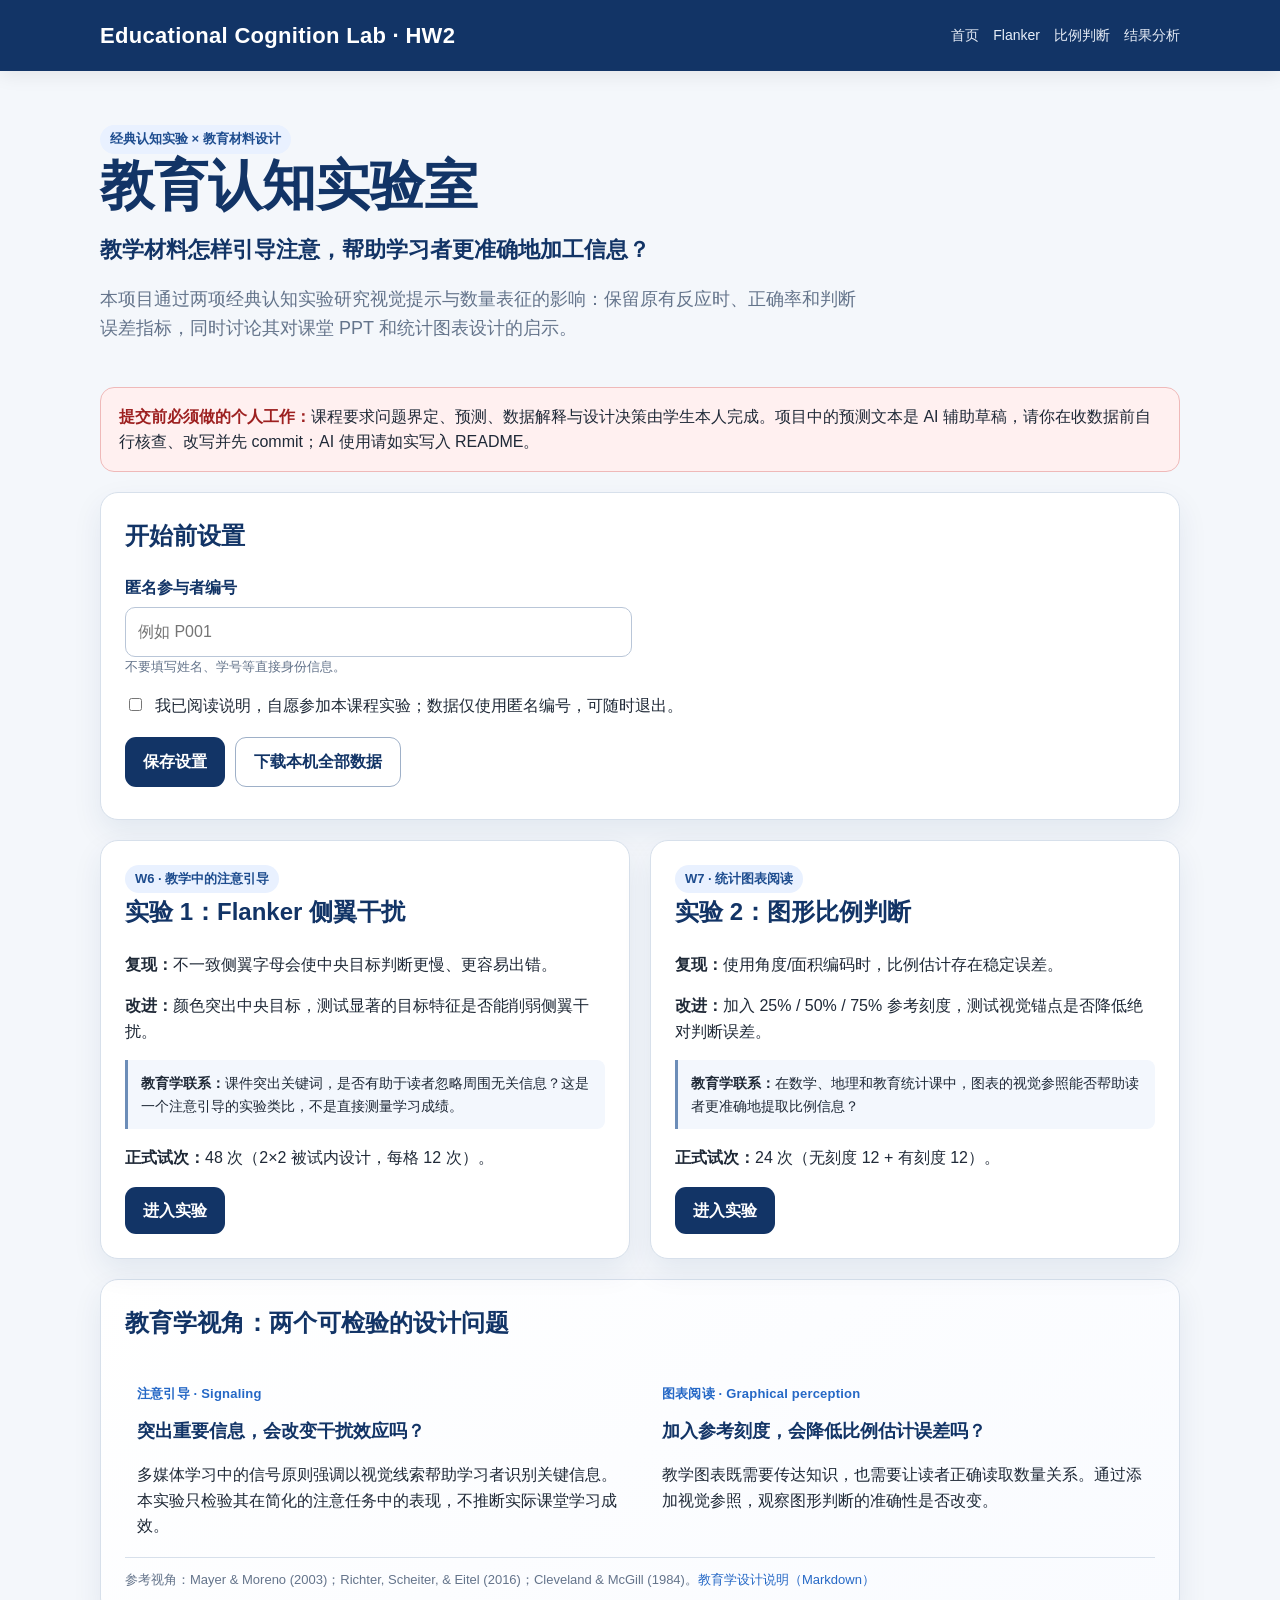
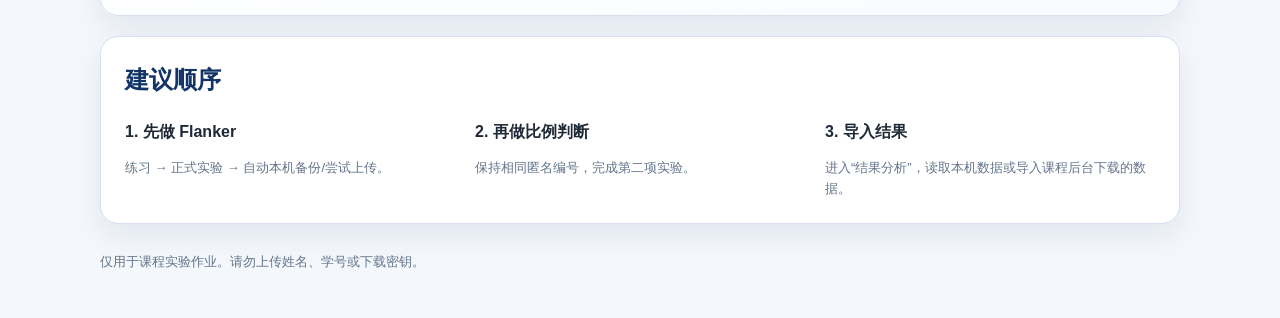
<file: attention_lab_hw2_WangXinyi/index.html>
<!doctype html>
<html lang="zh-CN"><head><meta charset="utf-8"><meta name="viewport" content="width=device-width,initial-scale=1"><title>教育认知实验室｜注意实验作业二</title><link rel="stylesheet" href="css/style.css"></head>
<body><header class="site-header"><div class="container header-inner"><div class="brand">Educational Cognition Lab · HW2</div><nav class="nav"><a href="index.html">首页</a><a href="flanker.html">Flanker</a><a href="graphical.html">比例判断</a><a href="analysis.html">结果分析</a></nav></div></header>
<main><section class="hero"><div class="container"><span class="badge">经典认知实验 × 教育材料设计</span><h1>教育认知实验室</h1><p class="hero-lead">教学材料怎样引导注意，帮助学习者更准确地加工信息？</p><p>本项目通过两项经典认知实验研究视觉提示与数量表征的影响：保留原有反应时、正确率和判断误差指标，同时讨论其对课堂 PPT 和统计图表设计的启示。</p></div></section>
<section class="container"><div class="notice warning"><strong>提交前必须做的个人工作：</strong>课程要求问题界定、预测、数据解释与设计决策由学生本人完成。项目中的预测文本是 AI 辅助草稿，请你在收数据前自行核查、改写并先 commit；AI 使用请如实写入 README。</div>
<div class="card" style="margin-top:20px"><h2>开始前设置</h2><div class="form-row"><div class="field"><label for="participant">匿名参与者编号</label><input id="participant" type="text" placeholder="例如 P001" autocomplete="off"><div class="small">不要填写姓名、学号等直接身份信息。</div></div><div class="field"><label for="projectCode">课程 6 位项目码（由项目创建者配置）</label><input id="projectCode" type="text" maxlength="12" placeholder="在 /hw2 创建项目后填写"><div class="small">公开部署前应在 js/config.js 写入项目码；有配置后被试无需填写。下载密钥不要写进代码。</div></div></div>
<label class="checkbox"><input id="consent" type="checkbox"><span>我已阅读说明，自愿参加本课程实验；数据仅使用匿名编号，可随时退出。</span></label><div class="actions"><button class="btn" id="saveSetup">保存设置</button><button class="btn outline" id="downloadLocal">下载本机全部数据</button></div><div id="setupStatus" class="status"></div></div>
<div class="grid" style="margin-top:20px"><div class="card"><span class="badge">W6 · 教学中的注意引导</span><h2>实验 1：Flanker 侧翼干扰</h2><p><strong>复现：</strong>不一致侧翼字母会使中央目标判断更慢、更容易出错。</p><p><strong>改进：</strong>颜色突出中央目标，测试显著的目标特征是否能削弱侧翼干扰。</p><p class="education-hint"><strong>教育学联系：</strong>课件突出关键词，是否有助于读者忽略周围无关信息？这是一个注意引导的实验类比，不是直接测量学习成绩。</p><p><strong>正式试次：</strong>48 次（2×2 被试内设计，每格 12 次）。</p><a class="btn" href="flanker.html">进入实验</a></div><div class="card"><span class="badge">W7 · 统计图表阅读</span><h2>实验 2：图形比例判断</h2><p><strong>复现：</strong>使用角度/面积编码时，比例估计存在稳定误差。</p><p><strong>改进：</strong>加入 25% / 50% / 75% 参考刻度，测试视觉锚点是否降低绝对判断误差。</p><p class="education-hint"><strong>教育学联系：</strong>在数学、地理和教育统计课中，图表的视觉参照能否帮助读者更准确地提取比例信息？</p><p><strong>正式试次：</strong>24 次（无刻度 12 + 有刻度 12）。</p><a class="btn" href="graphical.html">进入实验</a></div></div>
<section class="card theory-card" style="margin-top:20px"><h2>教育学视角：两个可检验的设计问题</h2><div class="grid">
<div><p class="mini-label">注意引导 · Signaling</p><h3>突出重要信息，会改变干扰效应吗？</h3><p>多媒体学习中的信号原则强调以视觉线索帮助学习者识别关键信息。本实验只检验其在简化的注意任务中的表现，不推断实际课堂学习成效。</p></div>
<div><p class="mini-label">图表阅读 · Graphical perception</p><h3>加入参考刻度，会降低比例估计误差吗？</h3><p>教学图表既需要传达知识，也需要让读者正确读取数量关系。通过添加视觉参照，观察图形判断的准确性是否改变。</p></div></div>
<div class="theory-footer">参考视角：Mayer &amp; Moreno (2003)；Richter, Scheiter, &amp; Eitel (2016)；Cleveland &amp; McGill (1984)。<a href="EDUCATION_FRAMEWORK.md">教育学设计说明（Markdown）</a></div></section>
<div class="card" style="margin-top:20px"><h2>建议顺序</h2><div class="grid three"><div><strong>1. 先做 Flanker</strong><p class="small">练习 → 正式实验 → 自动本机备份/尝试上传。</p></div><div><strong>2. 再做比例判断</strong><p class="small">保持相同匿名编号，完成第二项实验。</p></div><div><strong>3. 导入结果</strong><p class="small">进入“结果分析”，读取本机数据或导入课程后台下载的数据。</p></div></div></div></section></main>
<footer class="footer"><div class="container">仅用于课程实验作业。请勿上传姓名、学号或下载密钥。</div></footer>
<script src="js/config.js"></script><script src="js/common.js"></script><script>
const p=Attn.qs('#participant'), c=Attn.qs('#projectCode'), consent=Attn.qs('#consent'), status=Attn.qs('#setupStatus');p.value=Attn.getParticipant();c.value=Attn.getProjectCode();
const codeEmbedded=/^[A-Za-z0-9]{6}$/.test(String(window.ATTN_CONFIG?.PROJECT_CODE||'').trim());
if(codeEmbedded){c.readOnly=true;c.closest('.field').style.display='none';}
// 每次从首页招募新被试都必须重新明确勾选同意，避免共用电脑沿用上人的同意。
consent.checked=false;Attn.setConsent(false);
Attn.qs('#saveSetup').onclick=()=>{if(!p.value.trim()){status.className='status err';status.textContent='请填写匿名参与者编号。';return}Attn.setParticipant(p.value);Attn.setProjectCode(c.value);Attn.setConsent(consent.checked);status.className='status ok';status.textContent='设置已保存。'};
Attn.qs('#downloadLocal').onclick=()=>{const rows=Attn.loadTrials();if(!rows.length){status.className='status err';status.textContent='当前浏览器还没有实验数据。';return}Attn.downloadRows(rows,'attention_lab_local_backup');status.className='status ok';status.textContent=`已导出 ${rows.length} 条 trial。`};
</script></body></html>
</file>
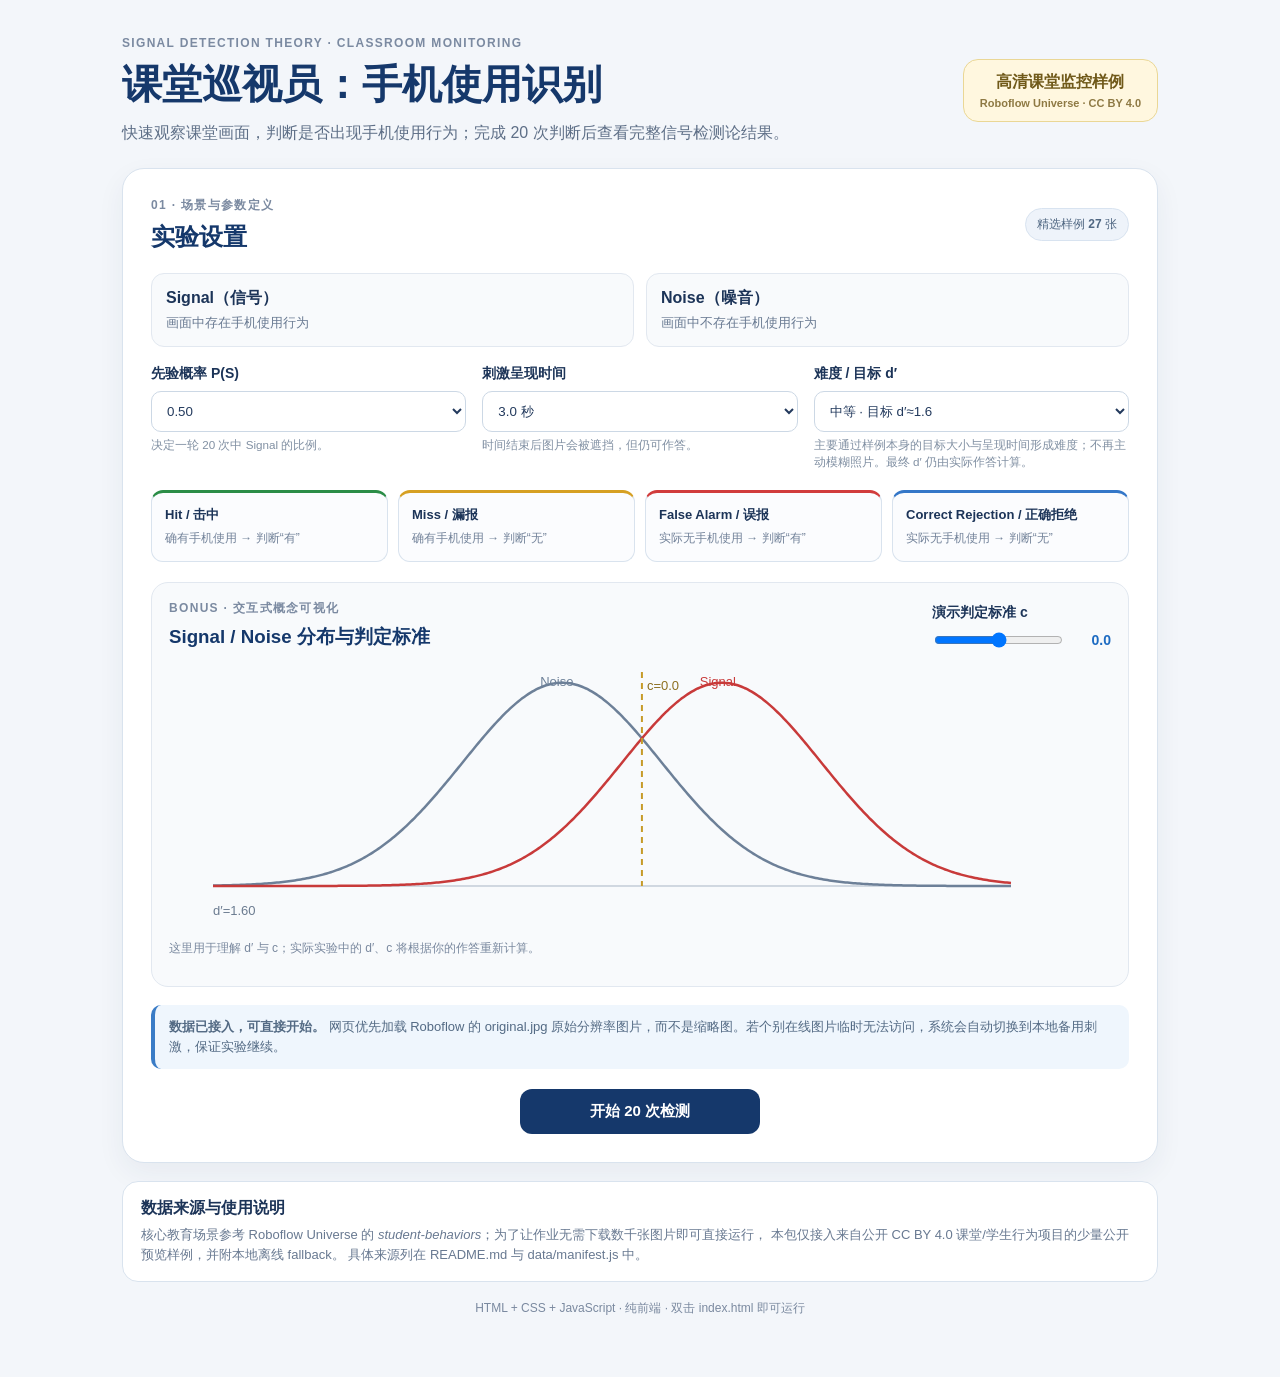
<file: sdt_classroom_phone_WangXinyi/index.html>
<!doctype html>
<html lang="zh-CN">
<head>
  <meta charset="utf-8">
  <meta name="viewport" content="width=device-width,initial-scale=1">
  <title>课堂巡视员：手机使用识别 · SDT实验</title>
  <link rel="stylesheet" href="styles.css">
</head>
<body>
<main class="app">
  <header class="hero">
    <div>
      <p class="eyebrow">SIGNAL DETECTION THEORY · CLASSROOM MONITORING</p>
      <h1>课堂巡视员：手机使用识别</h1>
      <p class="subtitle">快速观察课堂画面，判断是否出现手机使用行为；完成 20 次判断后查看完整信号检测论结果。</p>
    </div>
    <div class="datasetBadge">
      高清课堂监控样例
      <span>Roboflow Universe · CC BY 4.0</span>
    </div>
  </header>

  <section id="startScreen" class="panel">
    <div class="sectionTitleRow">
      <div>
        <p class="eyebrow">01 · 场景与参数定义</p>
        <h2>实验设置</h2>
      </div>
      <span class="smallBadge">精选样例 <b id="dataCount">27</b> 张</span>
    </div>

    <div class="definition">
      <div><b>Signal（信号）</b><span>画面中存在手机使用行为</span></div>
      <div><b>Noise（噪音）</b><span>画面中不存在手机使用行为</span></div>
    </div>

    <div class="grid3 settings">
      <label>
        先验概率 P(S)
        <select id="prior">
          <option value="0.30">0.30</option>
          <option value="0.50" selected>0.50</option>
          <option value="0.70">0.70</option>
        </select>
        <small>决定一轮 20 次中 Signal 的比例。</small>
      </label>

      <label>
        刺激呈现时间
        <select id="stimulusTime">
          <option value="5000">5.0 秒</option>
          <option value="3000" selected>3.0 秒</option>
          <option value="1500">1.5 秒</option>
        </select>
        <small>时间结束后图片会被遮挡，但仍可作答。</small>
      </label>

      <label>
        难度 / 目标 d′
        <select id="difficulty">
          <option value="easy">简单 · 目标 d′≈2.4</option>
          <option value="medium" selected>中等 · 目标 d′≈1.6</option>
          <option value="hard">困难 · 目标 d′≈0.8</option>
        </select>
        <small>主要通过样例本身的目标大小与呈现时间形成难度；不再主动模糊照片。最终 d′ 仍由实际作答计算。</small>
      </label>
    </div>

    <div class="outcomeGrid">
      <div class="outcome hit"><b>Hit / 击中</b><span>确有手机使用 → 判断“有”</span></div>
      <div class="outcome miss"><b>Miss / 漏报</b><span>确有手机使用 → 判断“无”</span></div>
      <div class="outcome fa"><b>False Alarm / 误报</b><span>实际无手机使用 → 判断“有”</span></div>
      <div class="outcome cr"><b>Correct Rejection / 正确拒绝</b><span>实际无手机使用 → 判断“无”</span></div>
    </div>

    <div class="conceptLab">
      <div class="conceptHead">
        <div>
          <p class="eyebrow">BONUS · 交互式概念可视化</p>
          <h3>Signal / Noise 分布与判定标准</h3>
        </div>
        <label class="criterionControl">
          演示判定标准 c
          <div class="sliderLine">
            <input id="criterionDemo" type="range" min="-1.5" max="1.5" value="0" step="0.1">
            <strong id="criterionDemoValue">0.0</strong>
          </div>
        </label>
      </div>
      <canvas id="distributionCanvas" width="860" height="270"></canvas>
      <p class="hint">这里用于理解 d′ 与 c；实际实验中的 d′、c 将根据你的作答重新计算。</p>
    </div>

    <div id="networkNote" class="networkNote">
      <b>数据已接入，可直接开始。</b>
      网页优先加载 Roboflow 的 original.jpg 原始分辨率图片，而不是缩略图。若个别在线图片临时无法访问，系统会自动切换到本地备用刺激，保证实验继续。
    </div>

    <button id="startBtn" class="primary">开始 20 次检测</button>
  </section>

  <section id="gameScreen" class="panel hidden">
    <div class="statusRow">
      <strong id="trialText">第 1 / 20 次</strong>
      <div class="rightStatus">
        <span id="priorText"></span>
        <span id="difficultyText"></span>
        <span>剩余 <b id="timerText">3.0s</b></span>
      </div>
    </div>
    <div class="progress"><div id="progressBar"></div></div>

    <div class="stimulusFrame">
      <div id="loading" class="loading">正在加载课堂画面…</div>
      <img id="stimulusImage" alt="课堂观察图片">
      <div id="mask" class="mask hidden">
        <div><b>刺激呈现结束</b><span>请根据刚才看到的画面作答</span></div>
      </div>
    </div>

    <p class="question">刚才的画面中，是否存在手机使用行为？</p>
    <div class="actions">
      <button id="yesBtn" class="danger">📱 发现手机使用 / Signal</button>
      <button id="noBtn" class="safe">✓ 未发现手机使用 / Noise</button>
    </div>
    <p id="feedback" class="feedback"></p>
  </section>

  <section id="resultScreen" class="panel hidden">
    <div class="resultHead">
      <div>
        <p class="eyebrow">03 · 结果计算与展示</p>
        <h2>本轮信号检测结果</h2>
      </div>
      <button id="restartBtn" class="secondary">再做一轮</button>
    </div>

    <div class="metricGrid">
      <div class="metric"><span>P(H) · 击中率</span><strong id="hitRate">—</strong></div>
      <div class="metric"><span>P(FA) · 误报率</span><strong id="faRate">—</strong></div>
      <div class="metric"><span>d′ · 敏感性</span><strong id="dprime">—</strong></div>
      <div class="metric"><span>c · 判定标准</span><strong id="criterion">—</strong></div>
      <div class="metric"><span>Accuracy · 准确率</span><strong id="accuracy">—</strong></div>
      <div class="metric"><span>Mean RT · 平均反应时</span><strong id="meanRt">—</strong></div>
    </div>

    <div class="resultGrid">
      <div>
        <h3>H / M / FA / CR</h3>
        <table class="matrix">
          <thead><tr><th></th><th>实际 Signal</th><th>实际 Noise</th></tr></thead>
          <tbody>
            <tr><th>判断 Signal</th><td id="H">H = 0</td><td id="FA">FA = 0</td></tr>
            <tr><th>判断 Noise</th><td id="M">M = 0</td><td id="CR">CR = 0</td></tr>
          </tbody>
        </table>
      </div>
      <div class="interpret">
        <h3>结果解释</h3>
        <p id="interpretText"></p>
        <p id="correctionText" class="small"></p>
      </div>
    </div>

    <div class="chartGrid">
      <div><h3>ROC 操作点</h3><canvas id="rocCanvas" width="430" height="330"></canvas></div>
      <div><h3>实测 Signal / Noise 分布</h3><canvas id="resultDistributionCanvas" width="430" height="330"></canvas></div>
    </div>

    <details>
      <summary>查看 SDT 公式</summary>
      <div class="formulaBlock">
        <p>P(H) = H / (H + M)</p>
        <p>P(FA) = FA / (FA + CR)</p>
        <p>d′ = Z[P(H)] − Z[P(FA)]</p>
        <p>c = −0.5 × {Z[P(H)] + Z[P(FA)]}</p>
        <p>Accuracy = (H + CR) / 20</p>
      </div>
    </details>

    <div class="historyBlock">
      <h3>多轮实验对比</h3>
      <table class="matrix compact">
        <thead><tr><th>轮次</th><th>P(S)</th><th>难度</th><th>d′</th><th>c</th><th>准确率</th></tr></thead>
        <tbody id="historyBody"></tbody>
      </table>
    </div>
  </section>

  <section class="sourceNote">
    <strong>数据来源与使用说明</strong>
    <p>
      核心教育场景参考 Roboflow Universe 的 <em>student-behaviors</em>；为了让作业无需下载数千张图片即可直接运行，
      本包仅接入来自公开 CC BY 4.0 课堂/学生行为项目的少量公开预览样例，并附本地离线 fallback。
      具体来源列在 README.md 与 data/manifest.js 中。
    </p>
  </section>

  <footer>HTML + CSS + JavaScript · 纯前端 · 双击 index.html 即可运行</footer>
</main>

<script src="data/manifest.js"></script>
<script src="app.js"></script>
</body>
</html>
</file>
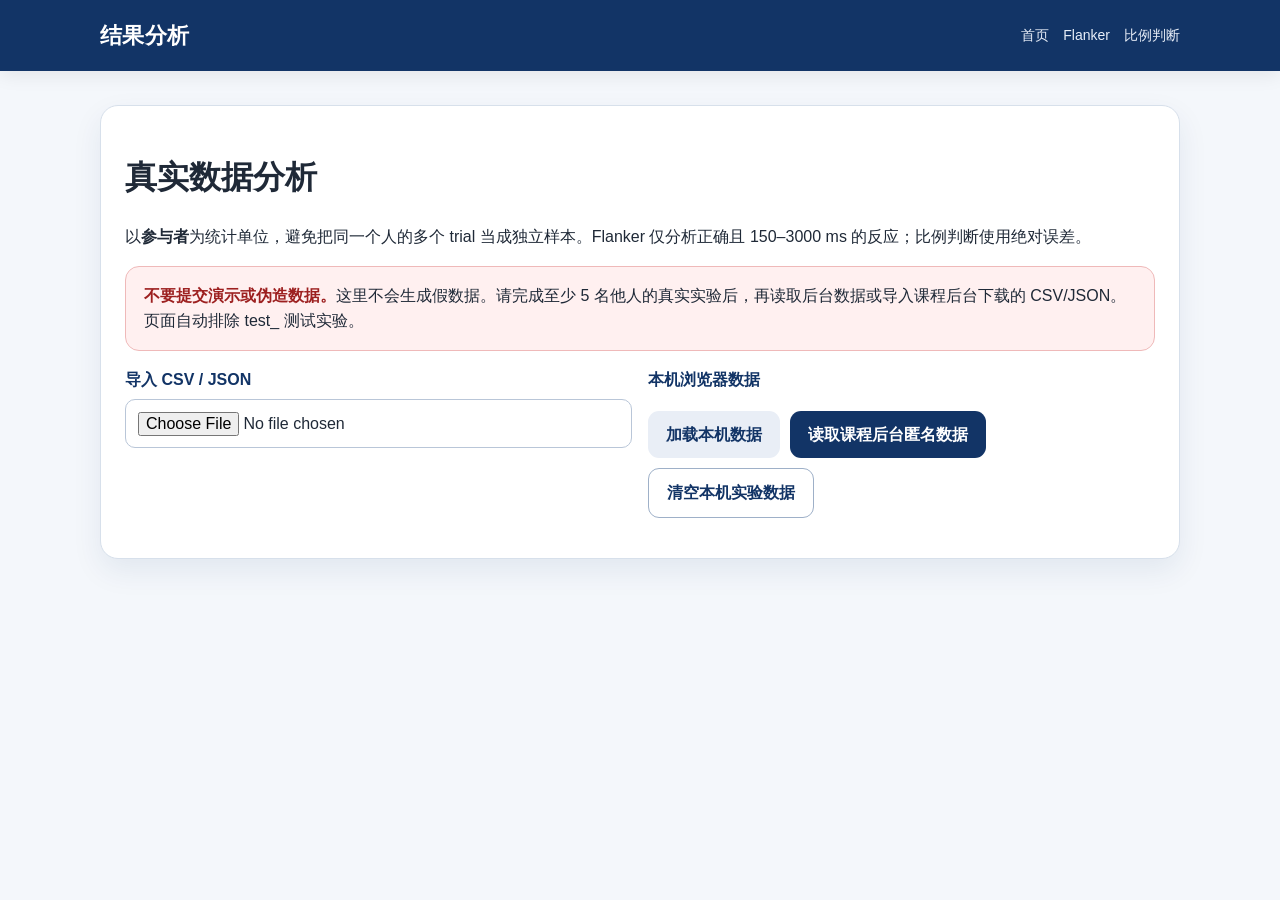
<file: attention_lab_hw2_WangXinyi/analysis.html>
<!doctype html><html lang="zh-CN"><head><meta charset="utf-8"><meta name="viewport" content="width=device-width,initial-scale=1"><title>结果分析｜教育认知实验室</title><link rel="stylesheet" href="css/style.css"></head><body>
<header class="site-header"><div class="container header-inner"><div class="brand">结果分析</div><nav class="nav"><a href="index.html">首页</a><a href="flanker.html">Flanker</a><a href="graphical.html">比例判断</a></nav></div></header>
<main class="experiment-shell"><div class="container"><div class="card"><h1>真实数据分析</h1><p>以<strong>参与者</strong>为统计单位，避免把同一个人的多个 trial 当成独立样本。Flanker 仅分析正确且 150–3000 ms 的反应；比例判断使用绝对误差。</p><div class="notice warning"><strong>不要提交演示或伪造数据。</strong>这里不会生成假数据。请完成至少 5 名他人的真实实验后，再读取后台数据或导入课程后台下载的 CSV/JSON。页面自动排除 test_ 测试实验。</div><div class="form-row"><div class="field"><label for="dataFile">导入 CSV / JSON</label><input id="dataFile" type="file" accept=".csv,.json,text/csv,application/json"></div><div class="field"><label>本机浏览器数据</label><div class="actions"><button class="btn secondary" id="loadLocal">加载本机数据</button><button class="btn" id="loadBackend">读取课程后台匿名数据</button><button class="btn outline" id="clearLocal">清空本机实验数据</button></div></div></div><div id="parseStatus" class="status"></div></div>
<section id="results" style="display:none"><div class="analysis-section"><div class="card"><h2>样本概况</h2><div class="kpi-grid" id="sampleKpis"></div><div id="sampleWarning" class="notice" style="display:none"></div></div></div>
<div class="chart-row"><div class="card chart-card"><h2>Flanker：平均反应时</h2><canvas id="flankerChart" width="520" height="280"></canvas><div id="flankerStats"></div></div><div class="card chart-card"><h2>比例判断：平均绝对误差</h2><canvas id="graphChart" width="520" height="280"></canvas><div id="graphStats"></div></div></div>
<div class="analysis-section card"><h2>参与者层级结果</h2><div class="table-wrap"><table class="data-table" id="participantTable"></table></div><div class="actions"><button class="btn outline" id="exportSummary">导出汇总 CSV</button></div></div>
<div class="analysis-section card"><h2>教育学解释：结果应如何迁移到教学？</h2><div class="grid"><div><h3>问题1：突出目标是否减少干扰？</h3><p>先看 Flanker 一致与不一致的差值及其变化。若高亮降低干扰，可以谨慎讨论“注意引导”在简化任务中的作用；若未降低，应考虑颜色显著性、策略差异和小样本误差。</p></div><div><h3>问题2：参考刻度是否提高读取准确性？</h3><p>先看参与者层级的绝对误差差值。可讨论统计图的可视化支持，但不能把“比例读得更准”直接写成“学习效果提升”。</p></div></div><p class="small">这部分是讨论框架，具体判断必须基于真实数据和由学生本人完成。两实验均未直接测量学业成绩、知识保持或迁移。</p></div>
<div class="analysis-section card"><h2>README 数字结果草稿</h2><p class="small">仅自动整理数字，不替你完成课程要求的独立解释。请根据真实数据自行判断是否支持预测、说明局限。</p><pre class="code" id="readmeSnippet"></pre></div></section></div></main>
<script src="js/config.js"></script><script src="js/common.js"></script><script src="js/analysis.js"></script></body></html>
</file>
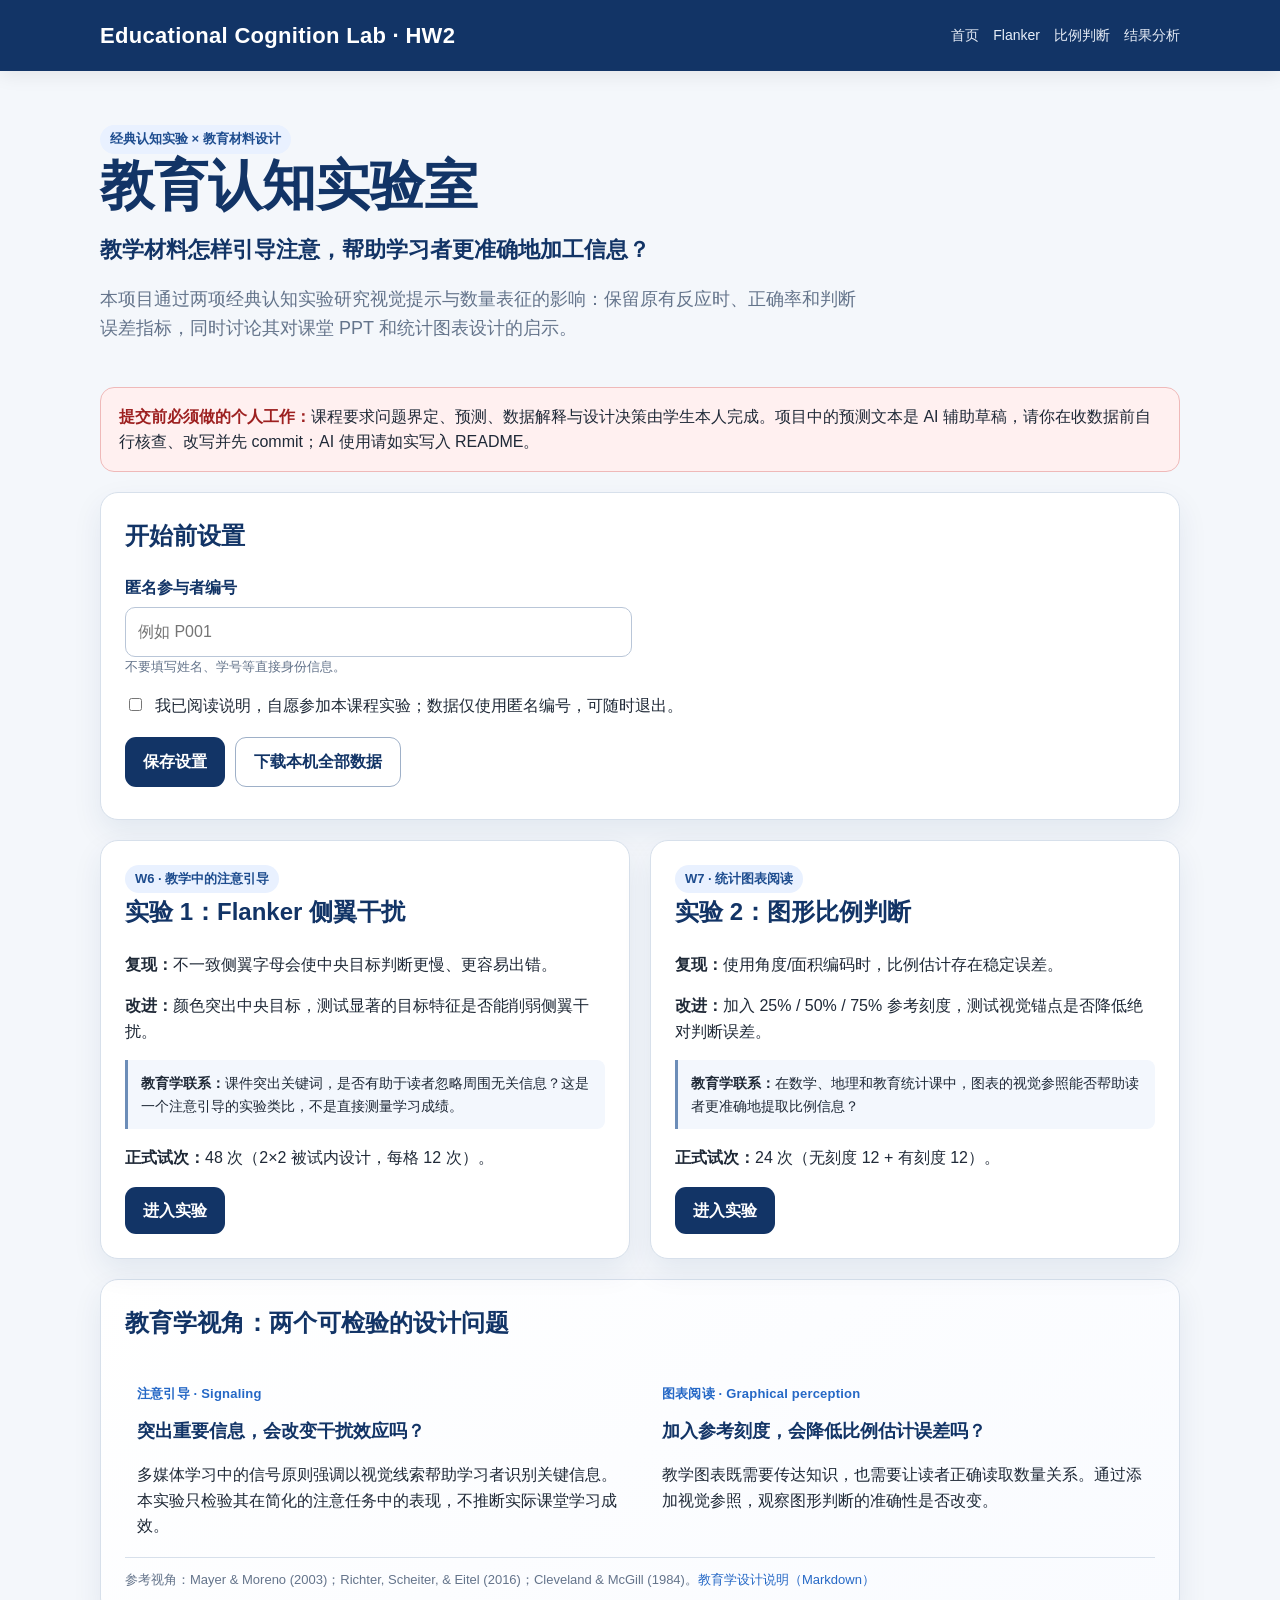
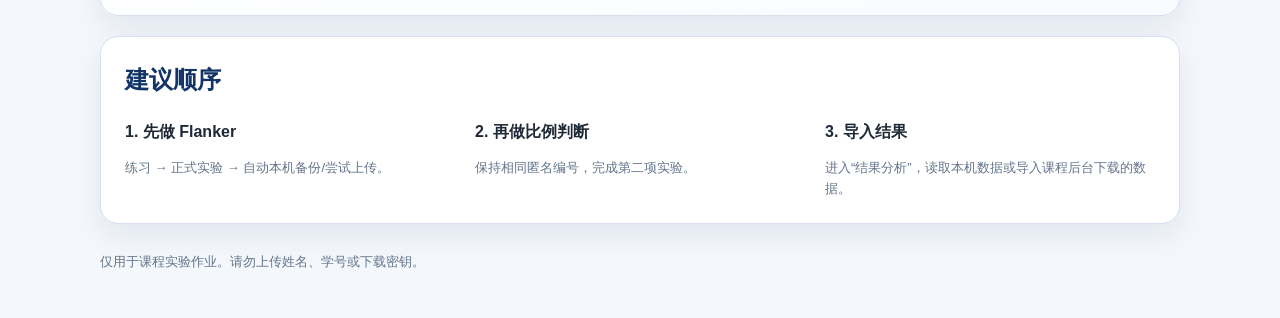
<file: attention_lab_hw2_WangXinyi/flanker.html>
<!doctype html><html lang="zh-CN"><head><meta charset="utf-8"><meta name="viewport" content="width=device-width,initial-scale=1"><title>注意引导实验｜教育认知实验室</title><link rel="stylesheet" href="css/style.css"></head><body>
<header class="site-header"><div class="container header-inner"><div class="brand">实验 1 · 注意引导</div><nav class="nav"><a href="index.html">首页</a><a href="graphical.html">下一实验</a><a href="analysis.html">结果分析</a></nav></div></header>
<main class="experiment-shell"><div class="container"><div class="card"><span class="badge">经典效应 + 目标颜色突出</span><h1>Flanker 侧翼干扰实验</h1><p>你只需要判断<strong>中央字母</strong>是 H 还是 S。按 <strong>F = H</strong>，按 <strong>J = S</strong>。请尽量又快又准。</p><p class="small">本实验属于课堂材料注意引导的基础认知类比；请专注于字母判断任务，无需联想教学场景。</p><div class="notice"><strong>新增条件：</strong>部分试次会把中央目标显示为蓝色、侧翼显示为灰色；另一些试次所有字母颜色相同。不要刻意猜实验条件。</div><div class="actions"><button class="btn" id="start">开始练习</button><a class="btn outline" href="index.html">返回</a></div></div>
<div class="progress-wrap"><div class="progress-label"><span id="phaseLabel">等待开始</span><span id="countLabel">0 / 0</span></div><div class="progress"><div id="bar"></div></div></div>
<div class="stage" id="stage"><div class="stage-content" id="stageContent"><h2>准备好后点击“开始练习”</h2><p>练习阶段会给出正确/错误反馈；正式实验不显示即时反馈。</p></div></div></div></main>
<script src="js/config.js"></script><script src="js/common.js"></script><script src="js/flanker.js"></script></body></html>
</file>
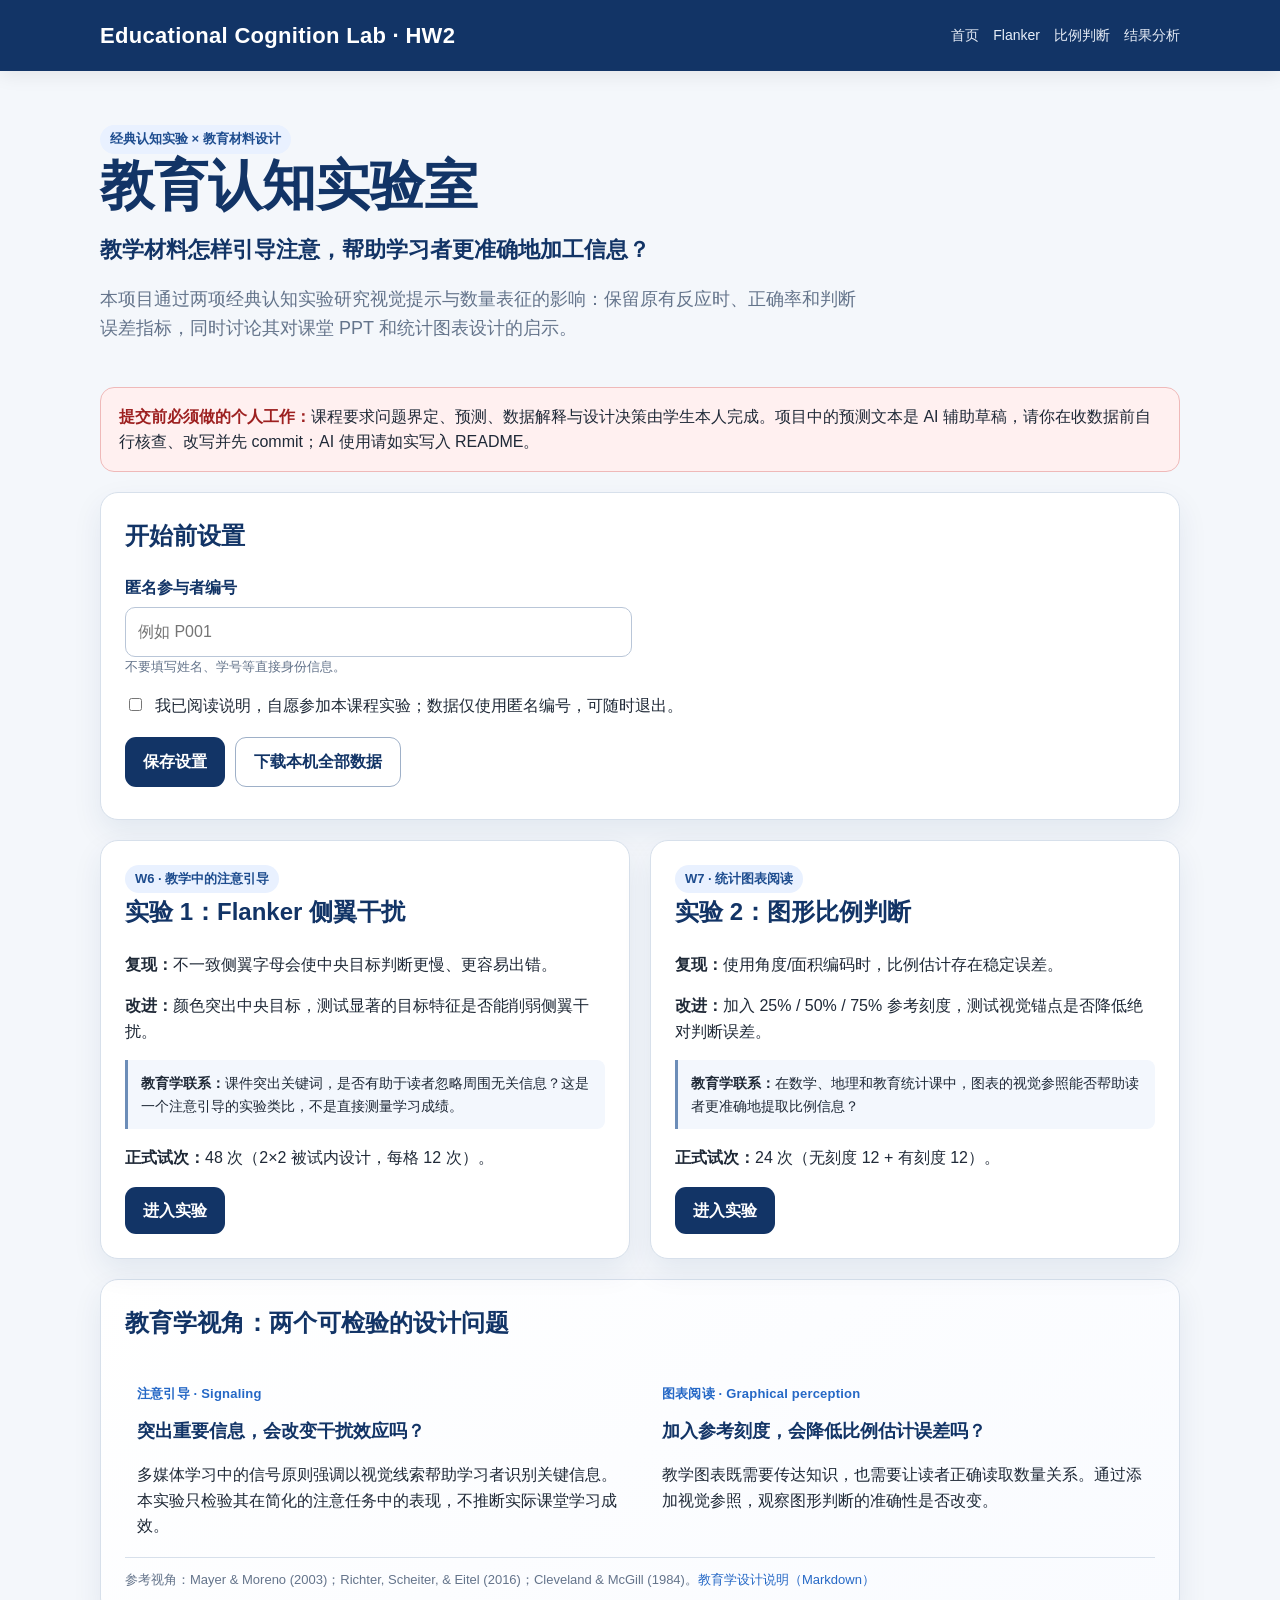
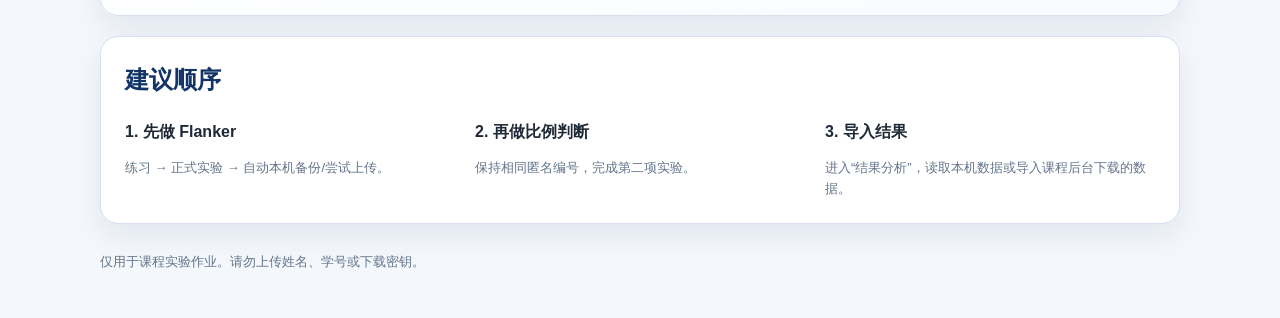
<file: attention_lab_hw2_WangXinyi/graphical.html>
<!doctype html><html lang="zh-CN"><head><meta charset="utf-8"><meta name="viewport" content="width=device-width,initial-scale=1"><title>图表阅读实验｜教育认知实验室</title><link rel="stylesheet" href="css/style.css"></head><body>
<header class="site-header"><div class="container header-inner"><div class="brand">实验 2 · 图表阅读</div><nav class="nav"><a href="index.html">首页</a><a href="flanker.html">Flanker</a><a href="analysis.html">结果分析</a></nav></div></header>
<main class="experiment-shell"><div class="container"><div class="card"><span class="badge">Cleveland–McGill 启发 · 参考刻度改进</span><h1>图形比例判断实验</h1><p>观察圆形中<strong>蓝色扇区</strong>占整个圆的百分比，输入 0–100 的估计值。请凭第一判断作答，不要使用计算器。</p><p class="small">这个任务模拟读取统计图中的数量信息；请仅根据图形作答，不需要任何学科背景知识。</p><div class="notice"><strong>新增条件：</strong>部分试次会显示 25%、50%、75% 参考刻度线，测试视觉锚点能否降低比例判断误差。</div><div class="actions"><button class="btn" id="start">开始练习</button><a class="btn outline" href="index.html">返回</a></div></div>
<div class="progress-wrap"><div class="progress-label"><span id="phaseLabel">等待开始</span><span id="countLabel">0 / 0</span></div><div class="progress"><div id="bar"></div></div></div>
<div class="stage"><div class="stage-content" id="stageContent"><h2>准备好后点击“开始练习”</h2><p>练习阶段会告诉你真实比例；正式实验不会显示即时答案。</p></div></div></div></main>
<script src="js/config.js"></script><script src="js/common.js"></script><script src="js/graphical.js"></script></body></html>
</file>
<file: attention_lab_hw2_WangXinyi/css/style.css>
:root {
  --navy: #123466;
  --navy-2: #1e4d8f;
  --gold: #c9a23e;
  --blue: #2568c6;
  --green: #2d7d3b;
  --red: #c82a2a;
  --ink: #1f2937;
  --muted: #64748b;
  --line: #d7e0eb;
  --panel: #ffffff;
  --bg: #f4f7fb;
  --shadow: 0 12px 30px rgba(18,52,102,.08);
}
*{box-sizing:border-box}
html,body{margin:0;padding:0;background:var(--bg);color:var(--ink);font-family:-apple-system,BlinkMacSystemFont,"Segoe UI","PingFang SC","Microsoft YaHei",Arial,sans-serif;line-height:1.6}
a{color:var(--blue);text-decoration:none}
button,input{font:inherit}
.container{width:min(1080px,calc(100% - 32px));margin:0 auto}
.site-header{background:var(--navy);color:#fff;padding:18px 0;box-shadow:0 4px 18px rgba(0,0,0,.08)}
.header-inner{display:flex;align-items:center;justify-content:space-between;gap:16px}
.brand{font-weight:800;font-size:22px;letter-spacing:.3px}
.nav{display:flex;gap:14px;flex-wrap:wrap}.nav a{color:#e8eef8;font-size:14px}
.hero{padding:54px 0 26px}.hero h1{font-size:clamp(34px,5vw,54px);line-height:1.15;color:var(--navy);margin:0 0 16px}.hero p{font-size:18px;color:var(--muted);max-width:760px}
.grid{display:grid;grid-template-columns:repeat(2,minmax(0,1fr));gap:20px}.grid.three{grid-template-columns:repeat(3,minmax(0,1fr))}
.card{background:var(--panel);border:1px solid var(--line);border-radius:18px;padding:24px;box-shadow:var(--shadow)}
.card h2,.card h3{color:var(--navy);margin-top:0}.card p:last-child{margin-bottom:0}
.badge{display:inline-block;padding:4px 10px;border-radius:999px;background:#e9f1ff;color:var(--navy-2);font-weight:700;font-size:13px}
.notice{background:#fff9e8;border:1px solid #ead49a;border-radius:14px;padding:16px 18px}.notice strong{color:#8a6417}
.warning{background:#fff0f0;border-color:#efb9b9}.warning strong{color:#9d2020}
.success{background:#effaf0;border:1px solid #b9dfbd;color:#245f2b}
.form-row{display:grid;grid-template-columns:1fr 1fr;gap:16px;margin:16px 0}.field label{display:block;font-weight:700;margin-bottom:6px;color:var(--navy)}
.field input[type=text],.field input[type=number],.field input[type=file]{width:100%;border:1px solid #b9c6d8;border-radius:10px;padding:11px 12px;background:#fff}
.checkbox{display:flex;align-items:flex-start;gap:10px;margin:14px 0}.checkbox input{margin-top:5px}
.btn{border:0;border-radius:11px;padding:11px 18px;background:var(--navy);color:#fff;font-weight:750;cursor:pointer;display:inline-flex;align-items:center;justify-content:center;gap:8px}.btn:hover{background:#0d2850}.btn:disabled{opacity:.45;cursor:not-allowed}.btn.secondary{background:#e9eef6;color:var(--navy)}.btn.outline{background:#fff;color:var(--navy);border:1px solid #9eb0c8}.btn.good{background:var(--green)}
.actions{display:flex;gap:10px;flex-wrap:wrap;margin-top:18px}
.status{font-size:14px;color:var(--muted);margin-top:8px}
.status.ok{color:var(--green);font-weight:700}.status.err{color:var(--red);font-weight:700}
.experiment-shell{padding:34px 0 60px}.progress-wrap{margin:18px 0}.progress-label{display:flex;justify-content:space-between;color:var(--muted);font-size:14px}.progress{height:10px;background:#e3e9f2;border-radius:999px;overflow:hidden}.progress>div{height:100%;background:var(--blue);width:0;transition:width .2s ease}
.stage{min-height:470px;background:#fff;border:1px solid var(--line);border-radius:20px;box-shadow:var(--shadow);display:flex;align-items:center;justify-content:center;padding:30px;text-align:center;position:relative}
.stage-content{width:min(760px,100%)}
.big-fix{font-size:58px;font-weight:500;color:#111;line-height:1}
.flanker-stimulus{font-family:Menlo,Consolas,monospace;font-weight:700;font-size:clamp(50px,8vw,92px);letter-spacing:12px;white-space:nowrap;line-height:1.2}
.flanker-stimulus .target.highlight{color:#1768d5}.flanker-stimulus .flanker.muted{color:#9aa8ba}.flanker-stimulus .target.standard,.flanker-stimulus .flanker.standard{color:#1d2530}
.key-hint{display:flex;justify-content:center;gap:18px;margin:24px 0}.key{border:1px solid #aebbc9;background:#f7f9fc;border-radius:12px;padding:10px 18px;box-shadow:0 3px 0 #c9d2df;font-weight:800;color:var(--navy)}
.feedback{font-size:28px;font-weight:800;margin-top:18px}.feedback.ok{color:var(--green)}.feedback.bad{color:var(--red)}
.pie-wrap{display:flex;justify-content:center;align-items:center;margin:14px auto}.pie-wrap canvas{max-width:100%;height:auto}
.response-row{display:flex;justify-content:center;align-items:center;gap:10px;margin-top:22px}.response-row input{width:120px;padding:11px;border:1px solid #aebbc9;border-radius:10px;text-align:center;font-size:20px}
.kpi-grid{display:grid;grid-template-columns:repeat(4,minmax(0,1fr));gap:12px;margin:16px 0}.kpi{background:#f7f9fc;border:1px solid #d8e1ec;border-radius:12px;padding:14px}.kpi .value{font-size:25px;font-weight:850;color:var(--navy)}.kpi .label{font-size:13px;color:var(--muted)}
.table-wrap{overflow:auto}.data-table{width:100%;border-collapse:collapse;font-size:14px}.data-table th,.data-table td{border-bottom:1px solid #dce3ed;padding:9px 10px;text-align:left}.data-table th{color:var(--navy);background:#f7f9fc;position:sticky;top:0}
.analysis-section{margin:24px 0}.chart-row{display:grid;grid-template-columns:1fr 1fr;gap:18px}.chart-card canvas{width:100%;height:280px;background:#fff;border-radius:12px}
.code{font-family:Menlo,Consolas,monospace;background:#172033;color:#edf3ff;border-radius:12px;padding:15px;overflow:auto;font-size:13px}
.small{font-size:13px;color:var(--muted)}
.footer{padding:28px 0 45px;color:var(--muted);font-size:13px}
hr.sep{border:0;border-top:1px solid var(--line);margin:26px 0}
@media(max-width:760px){.grid,.grid.three,.form-row,.chart-row{grid-template-columns:1fr}.header-inner{align-items:flex-start;flex-direction:column}.kpi-grid{grid-template-columns:1fr 1fr}.stage{min-height:410px;padding:20px}.flanker-stimulus{letter-spacing:5px}.hero{padding-top:32px}}

/* Education-oriented explanatory content. No change to experimental stimuli. */
.hero-lead{font-weight:800;color:var(--navy)!important;font-size:22px!important;margin:6px 0}
.education-hint{padding:12px 13px;background:#f3f7fd;border-left:3px solid #6c8db8;border-radius:0 8px 8px 0;font-size:14px}
.theory-card{background:linear-gradient(145deg,#fff 0%,#f9fbff 100%)}
.theory-card .grid>div{padding:8px 12px}
.theory-card h3{font-size:18px;margin:0 0 8px;color:var(--navy)}
.mini-label{font-weight:800;color:var(--blue);font-size:13px;letter-spacing:.2px}
.theory-footer{border-top:1px solid var(--line);padding-top:12px;margin-top:10px;color:var(--muted);font-size:13px}
.debrief{margin:22px auto 14px;background:#f4f8fe;border:1px solid #cbdaf0;border-radius:12px;text-align:left;padding:16px 18px;max-width:690px;font-size:14px}
.debrief h3{color:var(--navy);margin:0 0 6px}
.debrief p{margin:7px 0}
</file>
<file: sdt_classroom_phone_WangXinyi/styles.css>
*{box-sizing:border-box}
:root{--navy:#15386b;--muted:#728198;--line:#d9e3ee;--bg:#f3f6fa;--gold:#d0a537;--green:#2c7d42;--red:#c73535;--blue:#1d6bc2}
body{margin:0;background:var(--bg);font-family:Inter,"PingFang SC","Microsoft YaHei",Arial,sans-serif;color:#1c3458}
.app{max-width:1080px;margin:0 auto;padding:36px 22px 60px}
.hero{display:flex;justify-content:space-between;gap:24px;align-items:center;margin-bottom:22px}
.eyebrow{font-size:12px;letter-spacing:.11em;color:#7b8aa1;font-weight:800;margin:0 0 7px}
h1{font-size:40px;margin:0 0 8px;color:var(--navy)}h2{margin:0;color:var(--navy)}h3{color:var(--navy)}
.subtitle{margin:0;color:#5e6f87;line-height:1.6}
.datasetBadge{background:#fff7df;border:1px solid #ead795;color:#705919;padding:12px 16px;border-radius:15px;text-align:center;font-weight:800;white-space:nowrap}
.datasetBadge span{display:block;font-size:11px;font-weight:600;color:#8e7943;margin-top:4px}
.panel{background:#fff;border:1px solid var(--line);border-radius:22px;padding:28px;box-shadow:0 10px 28px rgba(35,57,91,.06);margin-bottom:18px}
.hidden{display:none!important}
.sectionTitleRow,.statusRow,.resultHead,.conceptHead{display:flex;justify-content:space-between;align-items:center;gap:16px}
.smallBadge{background:#eef3fa;border:1px solid #d8e3f0;border-radius:999px;padding:7px 11px;font-size:12px;color:#506782}
.definition{display:grid;grid-template-columns:1fr 1fr;gap:12px;margin:20px 0 16px}
.definition div{background:#f8fafc;border:1px solid #e2e8f0;border-radius:13px;padding:14px}
.definition b{display:block;margin-bottom:4px}.definition span{font-size:13px;color:#697a92}
.grid3{display:grid;grid-template-columns:repeat(3,1fr);gap:16px}.settings{margin:18px 0}
label{font-weight:800;font-size:14px}select{display:block;width:100%;margin-top:8px;padding:11px;border:1px solid #ccd8e5;border-radius:10px;background:white;color:#233a5d}
label small{display:block;color:#8190a3;font-weight:500;line-height:1.45;margin-top:5px}
.outcomeGrid{display:grid;grid-template-columns:repeat(4,1fr);gap:10px;margin:20px 0}
.outcome{padding:13px;border-radius:12px;border:1px solid var(--line);background:#fbfcfe}
.outcome b{display:block;font-size:13px;margin-bottom:4px}.outcome span{font-size:12px;color:#73839a;line-height:1.45}
.hit{border-top:3px solid #2b8d47}.miss{border-top:3px solid #d6a023}.fa{border-top:3px solid #d13c3c}.cr{border-top:3px solid #3477c8}
.conceptLab{background:#f8fafc;border:1px solid #e2e8f0;border-radius:17px;padding:17px;margin:18px 0}
.conceptLab h3{margin:0 0 4px}.criterionControl{display:block;max-width:340px}
.sliderLine{display:flex;gap:10px;align-items:center;margin-top:8px}.sliderLine input{width:100%}.sliderLine strong{min-width:36px;text-align:right;color:var(--blue)}
canvas{max-width:100%;height:auto}
.networkNote{border-left:4px solid #3a7cc6;background:#eff6fd;border-radius:10px;padding:12px 14px;font-size:13px;color:#536a84;line-height:1.55}
.primary,.secondary,.danger,.safe{border:0;border-radius:12px;padding:13px 18px;font-size:15px;font-weight:800;cursor:pointer;transition:.15s}
.primary{display:block;margin:20px auto 0;background:var(--navy);color:#fff;min-width:240px}
.secondary{background:#eef3fa;color:var(--navy)}
.danger{background:#fff0f0;color:#ad2525;border:1px solid #efb9b9}.safe{background:#edf8f0;color:#287541;border:1px solid #b8dfc2}
.danger:hover,.safe:hover,.primary:hover,.secondary:hover{transform:translateY(-1px)}
.hint,.small,footer{font-size:12px;color:#7a899f}
.rightStatus{display:flex;gap:16px;font-size:13px;color:#65758c}.rightStatus b{color:#c13a3a}
.progress{height:8px;background:#edf2f7;border-radius:999px;overflow:hidden;margin:14px 0 20px}.progress div{height:100%;width:0;background:#2875c8;transition:width .2s}
.stimulusFrame{position:relative;width:100%;height:500px;border-radius:18px;overflow:hidden;background:#182333;display:flex;align-items:center;justify-content:center;border:1px solid #d5deea}
.stimulusFrame img{width:100%;height:100%;object-fit:contain;background:#182333;opacity:0;transition:opacity .2s,filter .2s}
.loading{position:absolute;color:#e0e8f2;font-weight:700;z-index:1}
.mask{position:absolute;inset:0;background:rgba(18,34,56,.94);display:flex;align-items:center;justify-content:center;color:white;text-align:center;z-index:3}
.mask b{display:block;font-size:24px}.mask span{display:block;margin-top:7px;color:#ccd5df}
.question{text-align:center;font-size:18px;font-weight:800;margin:20px 0 12px}.actions{display:grid;grid-template-columns:1fr 1fr;gap:14px}
.feedback{text-align:center;min-height:24px;font-weight:700;color:#697990}
.metricGrid{display:grid;grid-template-columns:repeat(3,1fr);gap:13px;margin:20px 0}
.metric{background:#f7f9fc;border:1px solid #e1e7f0;border-radius:14px;padding:15px}.metric span{font-size:12px;color:#73839a}.metric strong{display:block;font-size:27px;margin-top:5px;color:#173768}
.resultGrid,.chartGrid{display:grid;grid-template-columns:1fr 1fr;gap:20px;align-items:start}
.matrix{width:100%;border-collapse:collapse}.matrix th,.matrix td{border:1px solid #dce4ed;padding:11px;text-align:center}.matrix th{background:#f6f8fb}
.compact th,.compact td{font-size:12px;padding:8px}
.interpret{background:#f7f9fc;border-radius:15px;padding:17px;min-height:160px}
.formulaBlock{background:#f8fafc;border-radius:12px;padding:10px 16px}.formulaBlock p{margin:7px 0;font-family:ui-monospace,SFMono-Regular,Menlo,monospace}
.historyBlock{margin-top:25px}
.sourceNote{background:#fff;border:1px solid var(--line);border-radius:16px;padding:16px 18px}
.sourceNote p{margin:6px 0 0;color:#687991;line-height:1.55;font-size:13px}
footer{text-align:center;margin-top:18px}
@media(max-width:800px){
  .hero{flex-direction:column;align-items:flex-start}.grid3,.outcomeGrid,.metricGrid,.resultGrid,.chartGrid{grid-template-columns:1fr 1fr}
  .stimulusFrame{height:390px}.conceptHead{align-items:flex-start;flex-direction:column}
}
@media(max-width:560px){
  h1{font-size:31px}.grid3,.outcomeGrid,.metricGrid,.resultGrid,.chartGrid,.definition,.actions{grid-template-columns:1fr}
  .stimulusFrame{height:310px}.statusRow{align-items:flex-start}.rightStatus{flex-direction:column;gap:4px}
}
</file>
